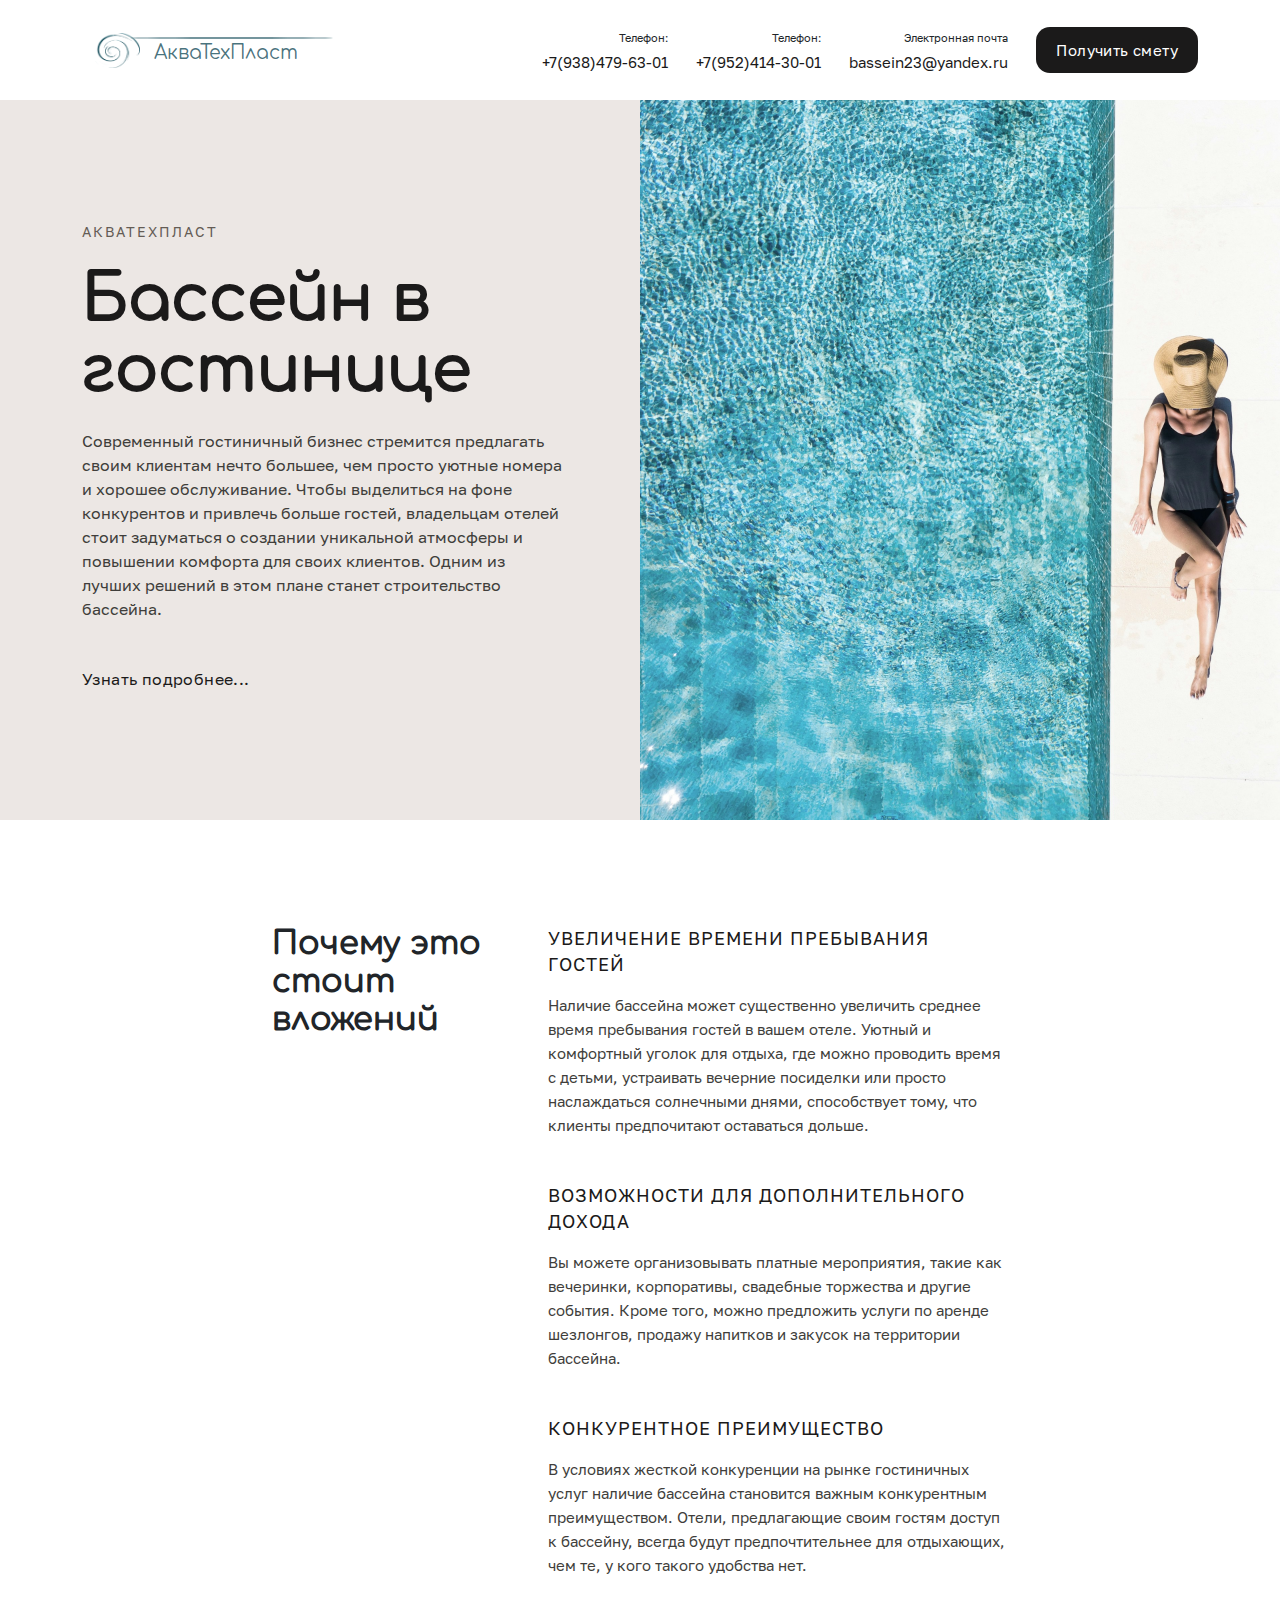
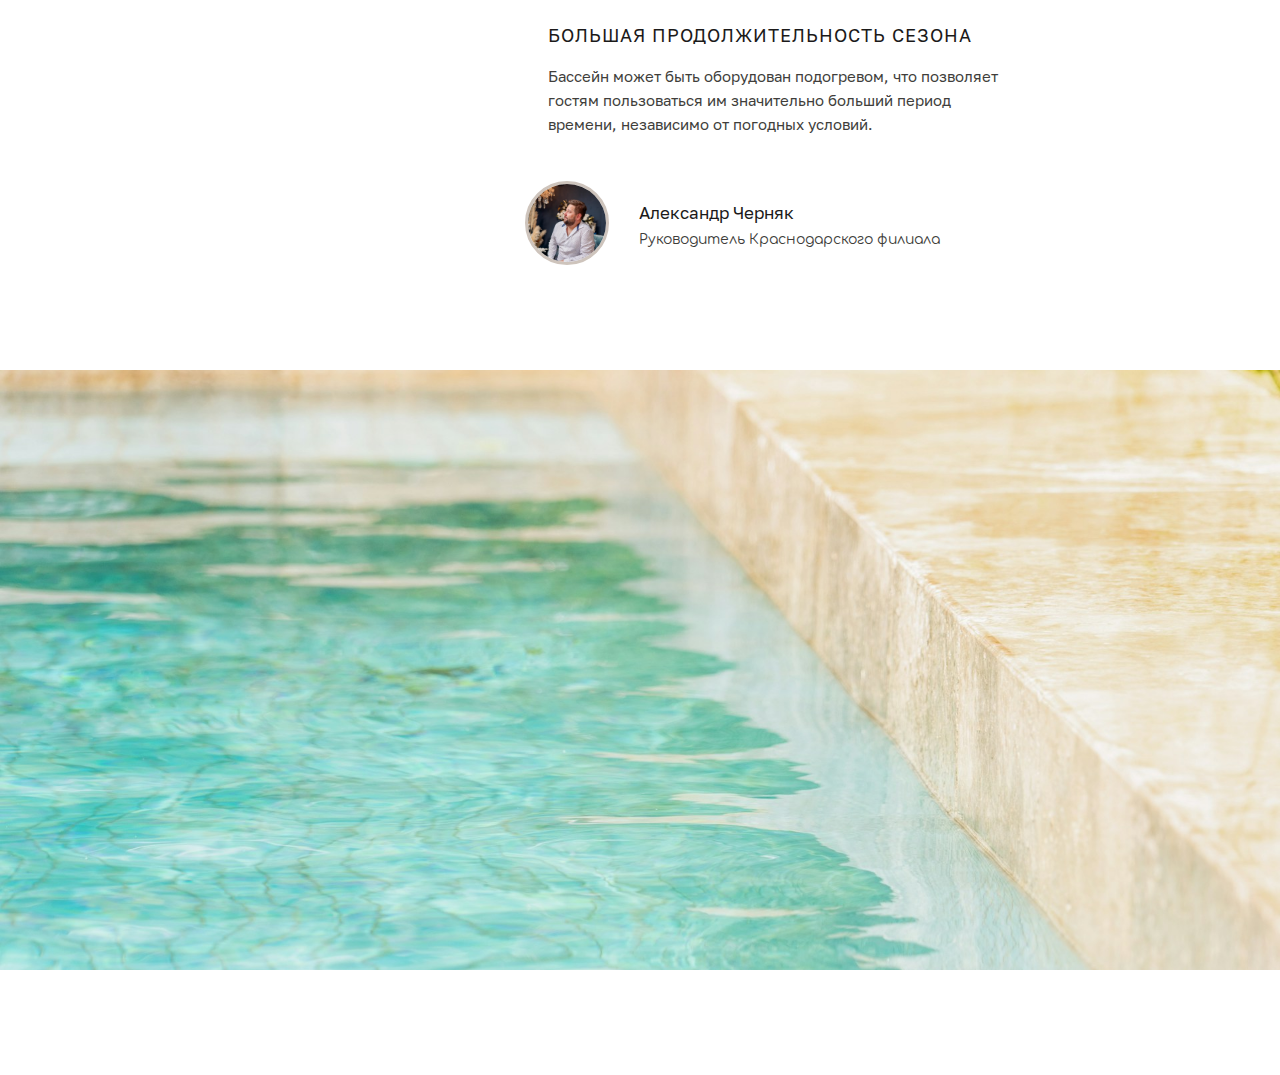
<file: __index.html>
<!DOCTYPE html>
<html lang="en">
<head>
    <meta charset="UTF-8">
    <meta name="viewport" content="width=device-width, initial-scale=1.0">
    <link href="https://cdn.jsdelivr.net/npm/bootstrap@5.3.3/dist/css/bootstrap.min.css" rel="stylesheet" integrity="sha384-QWTKZyjpPEjISv5WaRU9OFeRpok6YctnYmDr5pNlyT2bRjXh0JMhjY6hW+ALEwIH" crossorigin="anonymous">
    <link rel="stylesheet" href="./css/style.css">
    <title>АкваТехПласт | Строительство бассейнов для гостиниц</title>
</head>
<body>
    <header class="header" id="header">
        <div class="container">
            <div class="row">
                <div class="col header-body">
                    <div class="header-body-logotype">
                        <a href="https://poolkuban.ru" class="header-body-logotype-img">
                            <img src="./img/rak.png" alt="АкваТехПласт строительство бассейнов">
                            <div class="title">
                                <div class="line"></div>
                                <p>АкваТехПласт</p>
                            </div>
                        </a>
                    </div>
                    <nav class="header-body-decktop" id="decktop">
                        <div class="header-body-decktop-block">
                            <p>Телефон:</p>
                            <a class="hover-effect" href="tel:+7 938 479-63-01">+7(938)479-63-01</a>
                        </div>
                        <div class="header-body-decktop-block">
                            <p>Телефон:</p>
                            <a class="hover-effect" href="tel:+79524143001">+7(952)414-30-01</a>
                        </div>
                        <div class="header-body-decktop-block">
                            <p>Электронная почта</p>
                            <a class="hover-effect" href="mailto:bassein23@yandex.ru">bassein23@yandex.ru</a>
                        </div>
                        <div class="header-body-decktop-block">
                            <button>Получить смету</button>
                        </div>
                    </nav>
                    
                </div>
            </div>
        </div>
    </header>
    <main>
        <section class="home" id="home">
            <div class="right">
                <img class="home-img-media" src="./img/6.jpg" alt="first">
            </div>
            <div class="container height-100">
                <div class="row height-100">
                    <div class="col-lg-6 col-md-12 height-100 home-left">
                        <div class="header-body-mobil" id="mobil">
                            <div class="burger">
                                <div class="toggle"></div>
                                <div class="toggle"></div>
                                <div class="toggle"></div>
                            </div>
                        </div>
                        <h1>АкваТехПласт</h1>
                        <h2>Бассейн в гостинице</h2>
                        <p>Современный гостиничный бизнес стремится предлагать своим клиентам нечто большее, чем просто уютные номера и хорошее обслуживание. Чтобы выделиться на фоне конкурентов и привлечь больше гостей, владельцам отелей стоит задуматься о создании уникальной атмосферы и повышении комфорта для своих клиентов. Одним из лучших решений в этом плане станет строительство бассейна.</p>
                        <button class="btn-hover-effect">Узнать подробнее...</button>
                    </div>
                    <div class="col-lg-6 col-md-12 height-100 height-right">
                        <img class="home-img-media" src="./img/6.jpg" alt="first">
                    </div>
                </div>
            </div>
        </section>
        <section class="firm" id="firm">
            <div class="container">
                <div class="row">
                    <div class="col-lg-8 col-md-12">
                        <div class="row">
                            <div class="col-lg-4 col-md-12">
                                <h3>Почему это стоит вложений</h3>
                            </div>
                            <div class="col-lg-8 col-md-12">
                                <div class="firm-block">
                                    <h4>Увеличение времени пребывания гостей</h4>
                                    <p>Наличие бассейна может существенно увеличить среднее время пребывания гостей в вашем отеле. Уютный и комфортный уголок для отдыха, где можно проводить время с детьми, устраивать вечерние посиделки или просто наслаждаться солнечными днями, способствует тому, что клиенты предпочитают оставаться дольше.</p>
                                </div>
                                <div class="firm-block">
                                    <h4>Возможности для дополнительного дохода</h4>
                                    <p>Вы можете организовывать платные мероприятия, такие как вечеринки, корпоративы, свадебные торжества и другие события. Кроме того, можно предложить услуги по аренде шезлонгов, продажу напитков и закусок на территории бассейна.</p>
                                </div>
                                <div class="firm-block">
                                    <h4> Конкурентное преимущество</h4>
                                    <p>В условиях жесткой конкуренции на рынке гостиничных услуг наличие бассейна становится важным конкурентным преимуществом. Отели, предлагающие своим гостям доступ к бассейну, всегда будут предпочтительнее для отдыхающих, чем те, у кого такого удобства нет.</p>
                                </div>
                                <div class="firm-block">
                                    <h4>Большая продолжительность сезона</h4>
                                    <p>Бассейн может быть оборудован подогревом, что позволяет гостям пользоваться им значительно больший период времени, независимо от погодных условий.</p>
                                </div>
                                <div class="firm-boss">
                                    <div class="firm-boss-img">
                                        <img src="./img/Screenshot_1.png" alt="boss">
                                    </div>
                                    <div class="firm-boss-text">
                                        <p class="name">Александр Черняк</p>
                                        <p class="jobtitle">Руководитель Краснодарского филиала</p>
                                    </div>
                                </div>
                            </div>
                        </div>
                    </div>
                </div>
            </div>
        </section>
        <section class="redding" id="redding">
            
        </section>
    </main>
    <script src="./script/hoverNavEffect.js"></script>
</body>
</html>
</file>
<file: css/style.css>
@font-face {
  font-family: "Golos";
  src: url("../fonts/golos-text_regular.woff") format("woff");
  src: url("../fonts/golos-text_regular.woff2") format("woff2");
  font-weight: normal;
  font-style: normal;
}
@font-face {
  font-family: "Golos";
  src: url("../fonts/golos-text_bold.woff") format("woff");
  src: url("../fonts/golos-text_bold.woff2") format("woff2");
  font-style: normal;
  font-weight: bold;
}
@font-face {
  font-family: "Comfortaa";
  src: url("../fonts/Comfortaa.ttf") format("truetype");
  font-style: normal;
  font-weight: normal;
}
.height-100 {
  height: 100%;
}

.display-visilble {
  display: block;
}

* {
  margin: 0;
  padding: 0;
  -webkit-box-sizing: border-box;
          box-sizing: border-box;
  font-family: "Golos";
}

a {
  text-decoration: none;
  border: none;
  color: rgb(27, 26, 26);
}

p, h1, h2, h3, h4, h5, h6 {
  margin: 0;
  padding: 0;
  font-family: "Golos";
}

ol, ul, li {
  list-style: none;
}

input, button {
  text-decoration: none;
  border: none;
  outline: none;
  background: transparent;
}

body {
  scroll-behavior: smooth;
  background-color: rgb(255, 255, 255);
  position: relative;
}

.hover-effect {
  -webkit-transition: all 0.3s ease;
  transition: all 0.3s ease;
}

.hover-effect::after {
  -webkit-transition: width 0.3s ease;
  transition: width 0.3s ease;
}

.hover-effect:hover::after {
  width: 100%;
}

.hovered {
  -webkit-transform: scale(1.1);
      -ms-transform: scale(1.1);
          transform: scale(1.1);
}

.other-hovered {
  -webkit-filter: blur(1px) saturate(30%);
          filter: blur(1px) saturate(30%);
}

.header {
  width: 100%;
  min-height: 100px;
  padding-top: 26px;
  padding-bottom: 26px;
}
.header-body {
  display: -webkit-box;
  display: -ms-flexbox;
  display: flex;
  -webkit-box-align: center;
      -ms-flex-align: center;
          align-items: center;
  -webkit-box-pack: justify;
      -ms-flex-pack: justify;
          justify-content: space-between;
}
.header-body-logotype-img {
  display: -webkit-box;
  display: -ms-flexbox;
  display: flex;
  -webkit-box-align: center;
      -ms-flex-align: center;
          align-items: center;
  -webkit-box-pack: center;
      -ms-flex-pack: center;
          justify-content: center;
}
.header-body-logotype-img img {
  width: 45px;
  height: 35px;
  -o-object-fit: cover;
     object-fit: cover;
  margin-right: 13px;
  margin-left: 13px;
}
.header-body-logotype-img > .title {
  position: relative;
  min-height: 35px;
  display: -webkit-box;
  display: -ms-flexbox;
  display: flex;
  -webkit-box-orient: vertical;
  -webkit-box-direction: normal;
      -ms-flex-direction: column;
          flex-direction: column;
}
.header-body-logotype-img > .title > .line {
  width: 140%;
  min-width: 100px;
  height: 2px;
  margin-top: 5px;
  margin-left: -23px;
  background: rgba(23, 78, 91, 0.6);
  border-radius: 50%;
}
.header-body-logotype-img p {
  font-family: "Comfortaa";
  color: rgba(23, 78, 91, 0.8);
  font-weight: 500;
  font-size: 19px;
  margin-left: 1px;
}
.header-body-decktop {
  display: -webkit-box;
  display: -ms-flexbox;
  display: flex;
  -webkit-box-align: center;
      -ms-flex-align: center;
          align-items: center;
  -webkit-box-pack: center;
      -ms-flex-pack: center;
          justify-content: center;
  -webkit-box-orient: horizontal;
  -webkit-box-direction: normal;
      -ms-flex-direction: row;
          flex-direction: row;
}
.header-body-decktop-block {
  padding-right: 21pt;
}
.header-body-decktop-block:last-child {
  padding-right: 0;
}
.header-body-decktop-block p {
  font-size: 8pt;
  font-weight: 300;
  font-weight: 400;
  line-height: 24px;
  text-align: right;
}
.header-body-decktop-block a {
  font-size: 15px;
  font-weight: 400;
  line-height: 24px;
}
.header-body-decktop-block > button {
  height: 46px;
  padding-right: 20px;
  padding-left: 20px;
  border-radius: 14px;
  font-size: 15px;
  font-weight: 300;
  letter-spacing: 0.4px;
  text-align: center;
  color: rgb(255, 255, 255);
  background: rgb(27, 26, 26);
  -webkit-transition: all 0.5s ease;
  transition: all 0.5s ease;
}
.header-body-decktop-block > button:hover {
  -webkit-filter: blur(1px) saturate(30%);
          filter: blur(1px) saturate(30%);
  -webkit-transform: scale(1.01);
      -ms-transform: scale(1.01);
          transform: scale(1.01);
}

.home {
  position: relative;
  width: 100%;
  min-height: 720px;
  background: rgb(236, 231, 228);
  overflow: hidden;
}
.home-left {
  height: 720px;
  display: -webkit-box;
  display: -ms-flexbox;
  display: flex;
  position: relative;
  -webkit-box-orient: vertical;
  -webkit-box-direction: normal;
      -ms-flex-direction: column;
          flex-direction: column;
  -webkit-box-align: start;
      -ms-flex-align: start;
          align-items: flex-start;
  -webkit-box-pack: center;
      -ms-flex-pack: center;
          justify-content: center;
}
.home-left > h1 {
  font-family: "Golos";
  font-size: 14px;
  letter-spacing: 2px;
  line-height: 20px;
  color: rgb(100, 92, 85);
  text-transform: uppercase;
}
.home-left h2 {
  font-family: "Comfortaa";
  font-size: 64px;
  font-weight: 700;
  line-height: 70.4px;
  text-align: left;
  color: rgb(27, 26, 26);
  padding-top: 23px;
  padding-bottom: 23px;
}
.home-left > p {
  font-family: "Golos";
  font-size: 16px;
  font-weight: 400;
  line-height: 24px;
  text-align: left;
  color: rgb(64, 62, 59);
  padding-right: 66px;
  padding-bottom: 46px;
}
.home-left > button {
  color: rgb(27, 26, 26);
  font-family: "Golos";
  font-size: 16px;
  font-weight: 400;
  line-height: 24px;
  letter-spacing: 0.400000006px;
  text-align: left;
  padding-bottom: 7px;
}
.home > .right {
  width: 50%;
  height: 100%;
  position: absolute;
  top: 0;
  right: 0;
}

.home-img-media {
  width: 100%;
  height: 100%;
  -o-object-fit: cover;
     object-fit: cover;
}

.home-img-media-block {
  display: none;
}

.firm {
  margin-top: 105px;
  margin-bottom: 105px;
}
.firm .container > .row {
  -webkit-box-pack: center;
      -ms-flex-pack: center;
          justify-content: center;
}
.firm h3 {
  font-family: "Comfortaa";
  font-size: 32px;
  font-weight: 600;
  line-height: 38px;
  text-align: left;
}
.firm-block {
  margin-top: 45px;
  margin-left: 23px;
}
.firm-block h4 {
  font-family: "Golos";
  font-size: 18px;
  font-weight: 500;
  line-height: 26px;
  letter-spacing: 1px;
  text-transform: uppercase;
  color: rgb(27, 26, 26);
  margin-bottom: 16px;
}
.firm-block p {
  font-family: "Golos";
  font-size: 15px;
  font-weight: 400;
  line-height: 24px;
  color: rgb(64, 62, 59);
}
.firm-block:first-child {
  margin-top: 0;
}
.firm-boss {
  display: -webkit-box;
  display: -ms-flexbox;
  display: flex;
  -ms-flex-wrap: wrap;
      flex-wrap: wrap;
  -webkit-box-align: center;
      -ms-flex-align: center;
          align-items: center;
  margin-top: 45px;
}
.firm-boss-img {
  width: 84px;
  height: 84px;
  border-radius: 50%;
  border: 3px solid rgb(206, 196, 188);
}
.firm-boss-img img {
  width: 100%;
  height: 100%;
  -o-object-fit: cover;
     object-fit: cover;
  border-radius: 50%;
}
.firm-boss-text {
  margin-left: 30px;
}
.firm-boss-text > .name {
  font-family: "Golos";
  font-size: 17px;
  font-weight: 400;
  line-height: 26px;
  text-align: left;
  color: rgb(27, 26, 26);
}
.firm-boss-text > .jobtitle {
  padding-top: 7px;
  font-family: "Comfortaa";
  font-size: 14px;
  font-weight: 400;
  line-height: 14px;
  text-align: left;
  color: rgb(64, 62, 59);
}

.redding {
  width: 100%;
  height: 600px;
  background-position: top left;
  background-repeat: no-repeat;
  background-size: cover;
  margin-bottom: 105px;
  background-image: url(../img/4.jpg);
}
.redding-buster {
  width: 100%;
  height: 100%;
  background: rgba(255, 255, 255, 0.5);
}
.redding-body {
  display: -webkit-box;
  display: -ms-flexbox;
  display: flex;
  -webkit-box-orient: vertical;
  -webkit-box-direction: normal;
      -ms-flex-direction: column;
          flex-direction: column;
  -webkit-box-align: start;
      -ms-flex-align: start;
          align-items: flex-start;
  -webkit-box-pack: center;
      -ms-flex-pack: center;
          justify-content: center;
}
.redding-body h4 {
  width: 80%;
  margin-bottom: 23px;
  cursor: pointer;
  font-family: "Golos";
  font-size: 14px;
  letter-spacing: 2px;
  line-height: 20px;
  color: rgb(100, 92, 85);
  text-transform: uppercase;
  -webkit-filter: contrast(300%);
          filter: contrast(300%);
}
.redding-body > a {
  font-size: 16px;
  font-weight: 500;
  line-height: 24px;
  text-align: left;
  color: rgb(64, 62, 59);
  -webkit-filter: contrast(300%);
          filter: contrast(300%);
}

.process h4 {
  text-align: center;
  font-family: "Golos";
  font-size: 14px;
  letter-spacing: 2px;
  line-height: 20px;
  color: rgb(100, 92, 85);
  text-transform: uppercase;
}
.process p {
  font-size: 39px;
  font-weight: 400;
  line-height: 42px;
  text-align: center;
  padding-top: 43px;
}
.process-steps {
  display: -webkit-box;
  display: -ms-flexbox;
  display: flex;
  -webkit-box-pack: space-evenly;
      -ms-flex-pack: space-evenly;
          justify-content: space-evenly;
  margin-bottom: 46px;
  -webkit-box-orient: horizontal;
  -webkit-box-direction: normal;
      -ms-flex-direction: row;
          flex-direction: row;
  -ms-flex-wrap: wrap;
      flex-wrap: wrap;
}
.process-step {
  margin-top: 46px;
  -webkit-box-flex: 1;
      -ms-flex: 1 1;
          flex: 1 1;
  display: -webkit-box;
  display: -ms-flexbox;
  display: flex;
  -webkit-box-orient: vertical;
  -webkit-box-direction: normal;
      -ms-flex-direction: column;
          flex-direction: column;
  -webkit-box-align: center;
      -ms-flex-align: center;
          align-items: center;
}
.process-step > h5 {
  font-size: 18px;
  font-weight: 400;
  line-height: 26px;
  text-align: center;
  color: rgb(27, 26, 26);
  margin-top: 23px;
}
.process-step > p {
  width: 300px;
  font-size: 15px;
  font-weight: 400;
  line-height: 24px;
  text-align: center;
  color: rgb(64, 62, 59);
}

.marble {
  width: 100%;
  height: 600px;
  background-position: top left;
  background-repeat: no-repeat;
  background-size: cover;
  margin-bottom: 105px;
  background-position: bottom left;
  margin-bottom: 0;
  background-image: url(../img/5.jpg);
}
.marble-buster {
  width: 100%;
  height: 100%;
  background: rgba(255, 255, 255, 0.5);
}

.prior {
  width: 100%;
  background: rgb(64, 62, 59);
}
.prior-body {
  display: -webkit-box;
  display: -ms-flexbox;
  display: flex;
  -webkit-box-orient: vertical;
  -webkit-box-direction: normal;
      -ms-flex-direction: column;
          flex-direction: column;
  min-height: 400px;
  -webkit-box-pack: center;
      -ms-flex-pack: center;
          justify-content: center;
  -webkit-box-align: start;
      -ms-flex-align: start;
          align-items: flex-start;
  margin-top: 46px;
  margin-bottom: 46px;
}
.prior-body h5 {
  font-family: "Golos";
  font-size: 14px;
  letter-spacing: 2px;
  line-height: 20px;
  color: rgb(100, 92, 85);
  text-transform: uppercase;
  color: rgb(255, 255, 255);
}
.prior-body h6 {
  font-size: 32px;
  font-weight: 400;
  line-height: 38px;
  text-align: left;
  color: rgb(255, 255, 255);
  min-width: 300px;
}
.prior-body p {
  padding-top: 46px;
  max-width: 451px;
  font-size: 15px;
  font-weight: 400;
  line-height: 24px;
  text-align: left;
  color: rgb(255, 255, 255);
}
.prior-img {
  display: -webkit-box;
  display: -ms-flexbox;
  display: flex;
  min-height: 400px;
  -ms-flex-wrap: wrap;
      flex-wrap: wrap;
  -webkit-box-align: center;
      -ms-flex-align: center;
          align-items: center;
  -webkit-box-pack: space-evenly;
      -ms-flex-pack: space-evenly;
          justify-content: space-evenly;
}
.prior-img-partner {
  max-height: 100px;
  margin-top: 46px;
  margin-bottom: 46px;
  height: 100px;
  display: block;
}
.prior-img-partner img {
  width: 100%;
  height: 100%;
  -o-object-fit: cover;
     object-fit: cover;
}

.swirling {
  width: 100%;
  height: 600px;
  background-position: top left;
  background-repeat: no-repeat;
  background-size: cover;
  margin-bottom: 105px;
  background-position: center;
  margin-bottom: 0;
  background-image: url(../img/7.jpg);
}
.swirling-buster {
  width: 100%;
  height: 100%;
  background: rgba(255, 255, 255, 0.5);
}

.projects {
  padding-top: 92px;
  padding-bottom: 46px;
  background: rgb(247, 247, 247);
}
.projects h6 {
  font-family: "Comfortaa";
  font-size: 39px;
  font-weight: 400;
  line-height: 42px;
  text-align: left;
}
.projects p {
  padding-top: 26px;
  color: rgb(64, 62, 59);
  font-size: 24px;
  font-weight: 400;
  line-height: 30px;
  text-align: left;
}
.projects-block {
  margin-top: 46px;
  display: -webkit-box;
  display: -ms-flexbox;
  display: flex;
  -webkit-box-orient: horizontal;
  -webkit-box-direction: normal;
      -ms-flex-direction: row;
          flex-direction: row;
  -webkit-box-pack: space-evenly;
      -ms-flex-pack: space-evenly;
          justify-content: space-evenly;
  -ms-flex-wrap: wrap;
      flex-wrap: wrap;
}
.projects-block-project {
  width: 360px;
  height: 460px;
  position: relative;
  background-color: rgb(236, 231, 228);
  -webkit-box-shadow: 0px -4px 19px 0px rgba(0, 0, 0, 0.03);
          box-shadow: 0px -4px 19px 0px rgba(0, 0, 0, 0.03);
  border-radius: 6px;
  -webkit-transition: 0.5s;
  transition: 0.5s;
  margin-bottom: 26px;
}

.btn-hover-effect {
  position: relative;
  -webkit-transition: all 0.3s ease;
  transition: all 0.3s ease;
}

.btn-hover-effect::after {
  content: "";
  position: absolute;
  width: 0;
  height: 2px;
  bottom: 0;
  left: 0;
  background-color: rgb(64, 62, 59);
  -webkit-transition: width 0.3s ease;
  transition: width 0.3s ease;
}

.btn-hover-effect:hover::after {
  width: 100%;
}

.face {
  position: absolute;
  top: 0;
  left: 0;
  width: 100%;
  height: 100%;
  padding-top: 46px;
  padding-left: 46px;
  background-position: center;
  background-repeat: no-repeat;
  background-size: cover;
  display: -webkit-box;
  display: -ms-flexbox;
  display: flex;
  -webkit-box-pack: start;
      -ms-flex-pack: start;
          justify-content: flex-start;
  -webkit-box-align: start;
      -ms-flex-align: start;
          align-items: flex-start;
  -webkit-box-orient: vertical;
  -webkit-box-direction: normal;
      -ms-flex-direction: column;
          flex-direction: column;
  border-radius: 6px;
}

.face1 {
  padding: 20px;
  -webkit-transition: 0.5s;
  transition: 0.5s;
}

.face2 {
  -webkit-transition: 0.5s;
  transition: 0.5s;
}
.face2 h6 {
  font-size: 14px;
  font-weight: 400;
  line-height: 20px;
  letter-spacing: 2px;
  text-align: left;
  color: rgb(64, 62, 59);
  z-index: 10;
}
.face2 p {
  font-size: 23px;
  font-weight: 400;
  line-height: 30px;
  text-align: left;
  color: rgb(27, 26, 26);
  z-index: 10;
}

.face2::after {
  content: "";
  position: absolute;
  width: 0;
  height: 100%;
  bottom: 0;
  left: 0;
  background-color: rgba(255, 255, 255, 0.7);
  -webkit-transition: width 0.5s ease;
  transition: width 0.5s ease;
}

.face2:hover::after {
  width: 100%;
}

.projects-block-project:hover {
  -webkit-transform: scale(1.03);
      -ms-transform: scale(1.03);
          transform: scale(1.03);
  border-radius: 6px;
}

.face-img1 {
  background-image: url(../img/projects/1.jpg);
}

.face-img2 {
  background-image: url(../img/projects/2.jpg);
}

.face-img3 {
  background-image: url(../img/projects/3.jpg);
}

.face-img4 {
  background-image: url(../img/projects/4.jpg);
}

.face-img5 {
  background-image: url(../img/projects/5.jpg);
}

.face-img6 {
  background-image: url(../img/projects/6.jpg);
}

.team {
  margin-top: 92px;
  padding-bottom: 92px;
}
.team h6 {
  font-size: 32px;
  font-weight: 400;
  line-height: 38px;
  text-align: left;
  color: rgb(27, 26, 26);
  padding-top: 46px;
}
.team p {
  color: rgb(64, 62, 59);
  font-size: 15px;
  font-weight: 400;
  line-height: 24px;
  text-align: left;
  padding-top: 23px;
  padding-bottom: 46px;
}
.team-card {
  padding-left: 46px;
}
.team-card-body {
  padding-top: 23px;
  padding-left: 23px;
  -webkit-box-flex: 1;
      -ms-flex: 1 1;
          flex: 1 1;
}
.team-card-body p {
  font-size: 14px;
  font-weight: 400;
  line-height: 14px;
  text-align: left;
  color: rgb(64, 62, 59);
}
.team-card-body-icon {
  display: -webkit-box;
  display: -ms-flexbox;
  display: flex;
  -webkit-box-align: center;
      -ms-flex-align: center;
          align-items: center;
}
.team-card-body-icon-check {
  margin-right: 26px;
  width: 45px;
  height: 45px;
  border: 3px solid rgb(206, 196, 188);
  border-radius: 50%;
  display: -webkit-box;
  display: -ms-flexbox;
  display: flex;
  -webkit-box-align: center;
      -ms-flex-align: center;
          align-items: center;
  -webkit-box-pack: center;
      -ms-flex-pack: center;
          justify-content: center;
}
.team-card-body-icon-check i {
  color: rgb(206, 196, 188);
  font-size: 35px;
}
.team-card-body-icon h6 {
  font-size: 17px;
  font-weight: 400;
  line-height: 26px;
  text-align: left;
  color: rgb(27, 26, 26);
  margin: 0;
  padding: 0;
}

.touch {
  width: 100%;
  min-height: 314px;
  background: rgb(206, 196, 188);
}
.touch-content {
  min-height: 314px;
  display: -webkit-box;
  display: -ms-flexbox;
  display: flex;
  -webkit-box-orient: horizontal;
  -webkit-box-direction: normal;
      -ms-flex-direction: row;
          flex-direction: row;
  -ms-flex-wrap: wrap;
      flex-wrap: wrap;
  -webkit-box-pack: justify;
      -ms-flex-pack: justify;
          justify-content: space-between;
  -webkit-box-align: center;
      -ms-flex-align: center;
          align-items: center;
}
.touch-content-title {
  display: -webkit-box;
  display: -ms-flexbox;
  display: flex;
  -webkit-box-orient: vertical;
  -webkit-box-direction: normal;
      -ms-flex-direction: column;
          flex-direction: column;
  -webkit-box-pack: center;
      -ms-flex-pack: center;
          justify-content: center;
}
.touch-content-title h6 {
  font-family: "Golos";
  font-size: 14px;
  letter-spacing: 2px;
  line-height: 20px;
  color: rgb(100, 92, 85);
  text-transform: uppercase;
}
.touch-content-title p {
  font-size: 40px;
  font-weight: 400;
  line-height: 42px;
  text-align: left;
}
.touch-content-title a {
  font-size: 16px;
  font-weight: 400;
  line-height: 24px;
  letter-spacing: 0.400000006px;
  text-align: left;
  color: rgb(64, 62, 59);
}
.touch-link {
  display: -webkit-box;
  display: -ms-flexbox;
  display: flex;
  -webkit-box-pack: end;
      -ms-flex-pack: end;
          justify-content: flex-end;
}

.footer {
  min-height: 204px;
  width: 100%;
  background: rgb(247, 247, 247);
}
.footer-left {
  display: -webkit-box;
  display: -ms-flexbox;
  display: flex;
  -webkit-box-pack: start;
      -ms-flex-pack: start;
          justify-content: flex-start;
}
.footer-link {
  margin-top: 46px;
  width: 150px;
  height: 80px;
  display: block;
}
.footer-link img {
  width: 100%;
  height: 100%;
  -o-object-fit: cover;
     object-fit: cover;
  -webkit-filter: grayscale(100%);
          filter: grayscale(100%);
}
.footer-right {
  margin-top: 46px;
  display: -webkit-box;
  display: -ms-flexbox;
  display: flex;
  text-align: right;
  -webkit-box-pack: end;
      -ms-flex-pack: end;
          justify-content: flex-end;
  -webkit-box-orient: vertical;
  -webkit-box-direction: normal;
      -ms-flex-direction: column;
          flex-direction: column;
  -webkit-box-align: end;
      -ms-flex-align: end;
          align-items: flex-end;
}
.footer-right strong {
  font-family: "Golos";
  font-size: 14px;
  letter-spacing: 2px;
  line-height: 20px;
  color: rgb(100, 92, 85);
  text-transform: uppercase;
  font-weight: 400;
}
.footer-right p {
  font-size: 16px;
  font-weight: 400;
  line-height: 24px;
  letter-spacing: 0.400000006px;
}
.footer-right-links {
  margin-top: 23px;
  margin-bottom: 46px;
  width: 40%;
  display: -webkit-box;
  display: -ms-flexbox;
  display: flex;
  -webkit-box-orient: horizontal;
  -webkit-box-direction: normal;
      -ms-flex-direction: row;
          flex-direction: row;
  -webkit-box-pack: end;
      -ms-flex-pack: end;
          justify-content: flex-end;
}

.circle {
  width: 45px;
  height: 45px;
  border-radius: 50%;
  border: 3px solid rgb(206, 196, 188);
  display: -webkit-box;
  display: -ms-flexbox;
  display: flex;
  -webkit-box-align: center;
      -ms-flex-align: center;
          align-items: center;
  -webkit-box-pack: center;
      -ms-flex-pack: center;
          justify-content: center;
  margin-left: 23px;
}
.circle i {
  font-size: 20px;
  color: rgb(206, 196, 188);
}

.to-top {
  position: fixed;
  bottom: 100px;
  left: 100px;
  -webkit-transition: all 0.5s ease;
  transition: all 0.5s ease;
  display: none;
}
.to-top:hover {
  -webkit-transition: all 0.5s ease;
  transition: all 0.5s ease;
  -webkit-animation: none;
          animation: none;
  -webkit-transform: scale(1.1);
      -ms-transform: scale(1.1);
          transform: scale(1.1);
  -webkit-filter: invert(100%) contrast(200%);
          filter: invert(100%) contrast(200%);
}

.to-top-block {
  display: block;
}

@-webkit-keyframes pulse {
  0% {
    -webkit-transform: scale(1);
            transform: scale(1);
    -webkit-filter: invert(0) contrast(100%);
            filter: invert(0) contrast(100%);
  }
  50% {
    -webkit-transform: scale(1.1);
            transform: scale(1.1);
    -webkit-filter: invert(50%) contrast(150%);
            filter: invert(50%) contrast(150%);
  }
  100% {
    -webkit-transform: scale(1);
            transform: scale(1);
    -webkit-filter: invert(0) contrast(100%);
            filter: invert(0) contrast(100%);
  }
}

@keyframes pulse {
  0% {
    -webkit-transform: scale(1);
            transform: scale(1);
    -webkit-filter: invert(0) contrast(100%);
            filter: invert(0) contrast(100%);
  }
  50% {
    -webkit-transform: scale(1.1);
            transform: scale(1.1);
    -webkit-filter: invert(50%) contrast(150%);
            filter: invert(50%) contrast(150%);
  }
  100% {
    -webkit-transform: scale(1);
            transform: scale(1);
    -webkit-filter: invert(0) contrast(100%);
            filter: invert(0) contrast(100%);
  }
}
@media (max-width: 1024px) {
  .header {
    display: none;
    -webkit-box-pack: end;
        -ms-flex-pack: end;
            justify-content: flex-end;
    -webkit-box-align: start;
        -ms-flex-align: start;
            align-items: flex-start;
  }
  .header-logotype-img {
    -webkit-box-orient: horizontal;
    -webkit-box-direction: reverse;
        -ms-flex-direction: row-reverse;
            flex-direction: row-reverse;
  }
  #decktop {
    display: none;
  }
  #mobil-nav {
    display: block;
  }
  .reverse-block {
    -webkit-box-orient: vertical;
    -webkit-box-direction: reverse;
        -ms-flex-direction: column-reverse;
            flex-direction: column-reverse;
  }
  .home-left h2 {
    font-size: 52px;
    line-height: 64px;
  }
  .face2::after {
    content: "";
    position: absolute;
    width: 100%;
    height: 100%;
    bottom: 0;
    left: 0;
    background-color: rgba(255, 255, 255, 0.4);
    -webkit-transition: width 0.5s ease;
    transition: width 0.5s ease;
  }
}
@media (max-width: 992px) {
  #header {
    display: none;
  }
  #mobil {
    display: block;
    position: absolute;
    top: 10px;
    right: 20px;
  }
  .home > .right {
    display: none;
  }
  .home > .right-left h1 {
    display: none;
  }
  .height-right {
    min-height: 420px;
  }
  .firm-block:first-child {
    margin-top: 45px;
  }
  .display-visible {
    display: none;
  }
  .team-card {
    margin-top: 46px;
  }
  .touch-link {
    margin-top: 46px;
    -webkit-box-pack: center;
        -ms-flex-pack: center;
            justify-content: center;
    padding-bottom: 46px;
  }
  .footer-right-links {
    width: 100%;
  }
  .to-top {
    bottom: 50px;
    left: 20px;
  }
  .home-img-media-block {
    display: block;
  }
}
</file>
